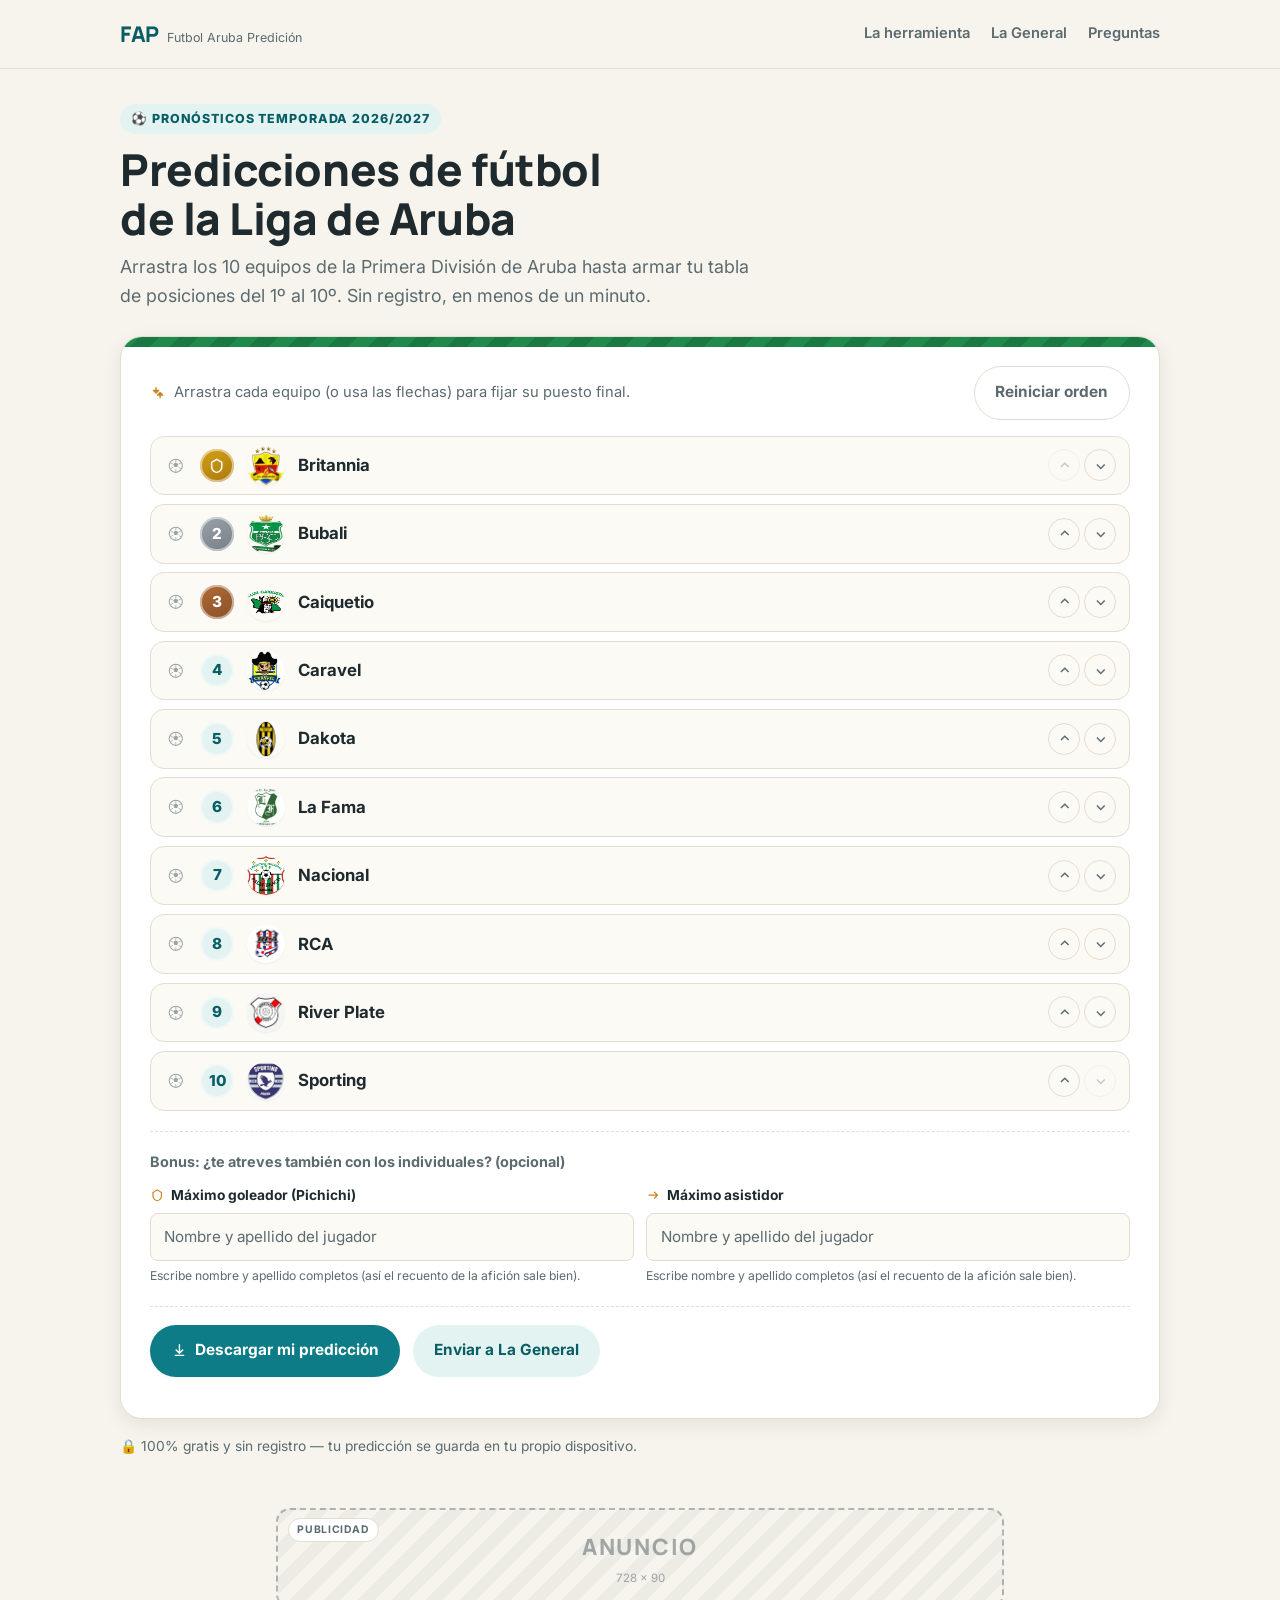
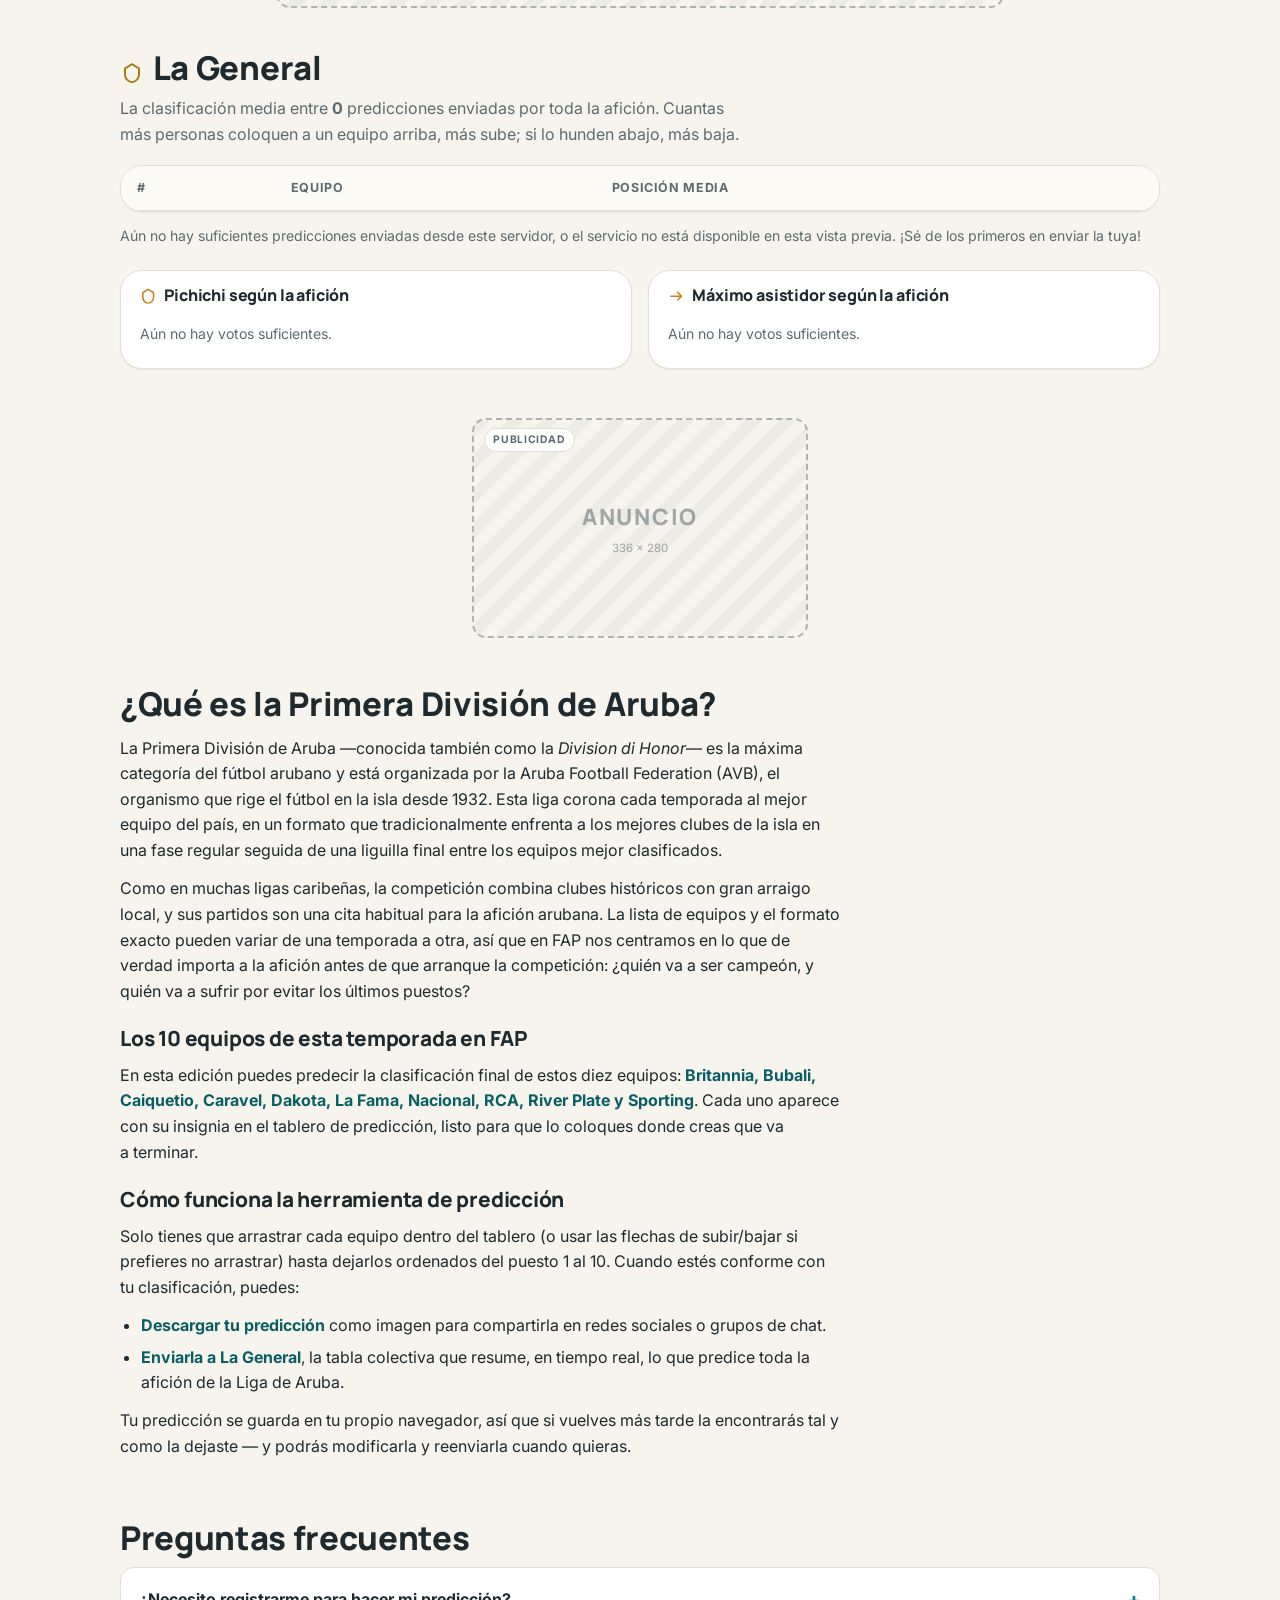
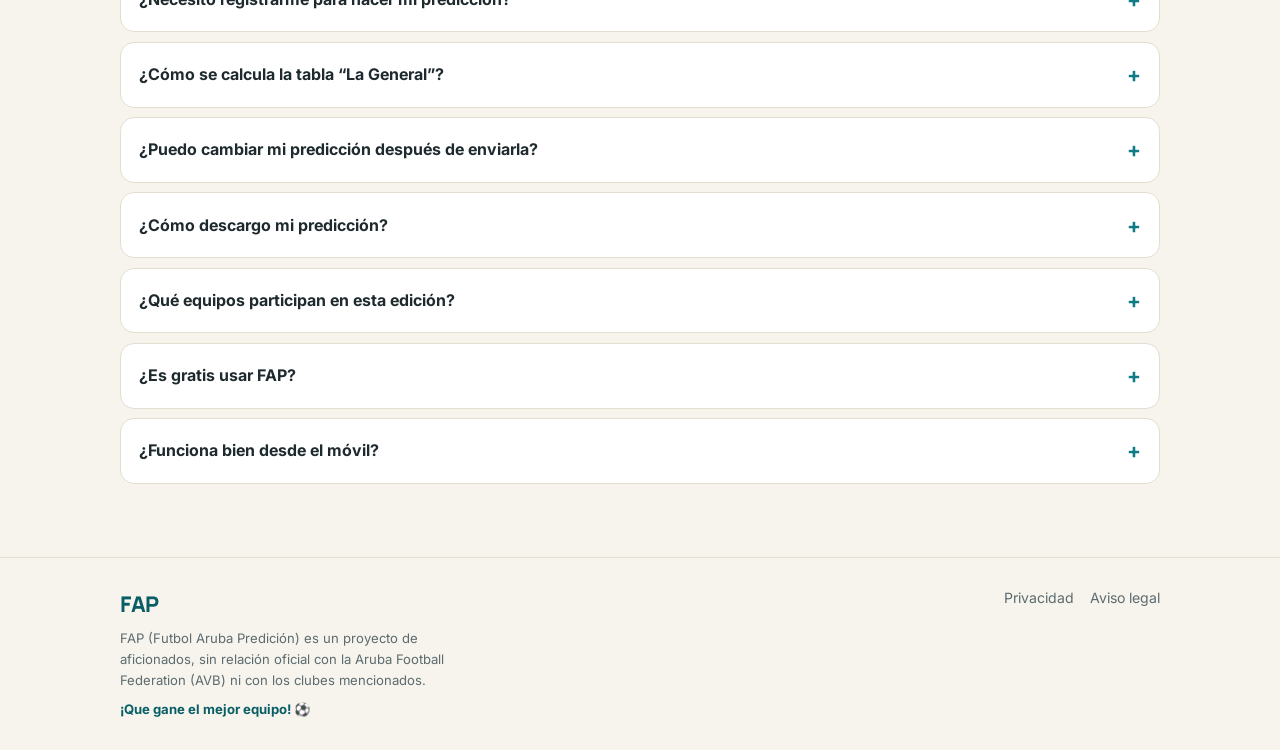
<file: index.html>
<!DOCTYPE html>
<html lang="es">
<head>
<meta charset="UTF-8">
<meta name="viewport" content="width=device-width, initial-scale=1">
<script async src="https://pagead2.googlesyndication.com/pagead/js/adsbygoogle.js?client=ca-pub-6910431708405140" crossorigin="anonymous"></script>
<title>Predicciones de Fútbol Aruba 2026/2027 | FAP</title>
<meta name="description" content="Haz tu predicción de la Primera División de Aruba: arrastra los 10 equipos, descarga tu clasificación y compárala con toda la afición en La General. Gratis y sin registro.">
<link rel="canonical" href="https://www.fap-aruba.com/">

<meta property="og:type" content="website">
<meta property="og:site_name" content="FAP · Futbol Aruba Predición">
<meta property="og:title" content="Predicciones de Fútbol Aruba 2026/2027 | FAP">
<meta property="og:description" content="Ordena los 10 equipos de la Liga de Aruba según tu predicción, descarga tu clasificación como imagen y compárala con la de toda la afición.">
<meta property="og:image" content="https://www.fap-aruba.com/assets/img/og-image.png">
<meta property="og:url" content="https://www.fap-aruba.com/">
<meta property="og:locale" content="es_ES">
<meta name="twitter:card" content="summary_large_image">
<meta name="twitter:title" content="Predicciones de Fútbol Aruba 2026/2027 | FAP">
<meta name="twitter:description" content="Ordena los 10 equipos de la Liga de Aruba según tu predicción y descubre qué opina toda la afición en La General.">
<meta name="twitter:image" content="https://www.fap-aruba.com/assets/img/og-image.png">

<link rel="icon" href="assets/favicon.svg" type="image/svg+xml">
<link rel="preconnect" href="https://fonts.googleapis.com">
<link rel="preconnect" href="https://fonts.gstatic.com" crossorigin>
<link rel="stylesheet" href="https://fonts.googleapis.com/css2?family=Manrope:wght@500;700;800&family=Inter:wght@400;500;600&display=swap">
<link rel="stylesheet" href="styles.css?v=20260819c">

<script type="application/ld+json">
{
  "@context": "https://schema.org",
  "@type": "WebApplication",
  "name": "FAP - Futbol Aruba Predición",
  "url": "https://www.fap-aruba.com/",
  "description": "Herramienta gratuita para predecir la clasificación final de la Primera División de Aruba, descargar tu pronóstico como imagen y ver la predicción media de toda la afición.",
  "applicationCategory": "SportsApplication",
  "operatingSystem": "Any",
  "offers": { "@type": "Offer", "price": "0", "priceCurrency": "EUR" },
  "inLanguage": "es"
}
</script>
<script type="application/ld+json">
{
  "@context": "https://schema.org",
  "@type": "FAQPage",
  "mainEntity": [
    {
      "@type": "Question",
      "name": "¿Necesito registrarme para hacer mi predicción?",
      "acceptedAnswer": { "@type": "Answer", "text": "No. FAP funciona sin cuentas ni registros: entras, ordenas los equipos y ya puedes descargar o enviar tu predicción." }
    },
    {
      "@type": "Question",
      "name": "¿Cómo se calcula la tabla La General?",
      "acceptedAnswer": { "@type": "Answer", "text": "Es la media de la posición que le ha dado cada persona a cada equipo en todas las predicciones enviadas, ordenada de menor a mayor media." }
    },
    {
      "@type": "Question",
      "name": "¿Puedo cambiar mi predicción después de enviarla?",
      "acceptedAnswer": { "@type": "Answer", "text": "Sí. Si vuelves a enviarla desde el mismo dispositivo, sustituye a la anterior en La General en lugar de sumarse como un voto nuevo." }
    },
    {
      "@type": "Question",
      "name": "¿Cómo descargo mi predicción?",
      "acceptedAnswer": { "@type": "Answer", "text": "Pulsa Descargar mi predicción y se genera automáticamente una imagen PNG con tu clasificación, lista para compartir." }
    },
    {
      "@type": "Question",
      "name": "¿Es gratis usar FAP?",
      "acceptedAnswer": { "@type": "Answer", "text": "Sí, la herramienta es completamente gratuita y no requiere descargar ninguna app." }
    }
  ]
}
</script>
</head>
<body>
<a class="skip-link" href="#herramienta">Saltar al contenido</a>

<header class="site-header">
  <div class="container header-inner">
    <a class="logo" href="/">
      <span class="logo-mark" aria-hidden="true">FAP</span>
      <span class="logo-sub">Futbol Aruba Predición</span>
    </a>
    <nav class="site-nav" aria-label="Navegación principal">
      <a href="#herramienta">La herramienta</a>
      <a href="#la-general">La General</a>
      <a href="#faq">Preguntas</a>
    </nav>
  </div>
</header>

<main>

  <section class="hero" id="herramienta">
    <div class="container">
      <span class="eyebrow">⚽ Pronósticos temporada 2026/2027</span>
      <h1>Predicciones de fútbol de la Liga de Aruba</h1>
      <p class="hero-sub">Arrastra los 10 equipos de la Primera División de Aruba hasta armar tu tabla de posiciones del 1º al 10º. Sin registro, en menos de un minuto.</p>

      <div class="tool-card" id="tool-card" data-state="idle">
        <div class="tool-card-top">
          <p class="tool-instructions">
            <svg class="icon" viewBox="0 0 24 24" aria-hidden="true"><path fill="currentColor" d="M9 3a1 1 0 0 0-1 1v3H5a1 1 0 0 0-.7 1.7l4 4a1 1 0 0 0 1.4 0l4-4A1 1 0 0 0 13 7h-3V4a1 1 0 0 0-1-1zm6 17a1 1 0 0 0 1-1v-3h3a1 1 0 0 0 .7-1.7l-4-4a1 1 0 0 0-1.4 0l-4 4a1 1 0 0 0 .7 1.7h3v3a1 1 0 0 0 1 1z"/></svg>
            Arrastra cada equipo (o usa las flechas) para fijar su puesto final.
          </p>
          <button type="button" class="btn btn-ghost" id="btn-reset" aria-label="Reiniciar el orden a la posición inicial">Reiniciar orden</button>
        </div>

        <ol class="ranking-board" id="ranking-board" aria-label="Tu predicción de clasificación">
          <!-- generado por main.js a partir de window.__BRAND__.teams; ver noscript debajo -->
        </ol>

        <noscript>
          <p class="notice">Esta herramienta necesita JavaScript activado para poder arrastrar y descargar tu predicción (y elegir tu Pichichi y máximo asistidor). Los equipos de la Primera División de Aruba son: Britannia, Bubali, Caiquetio, Caravel, Dakota, La Fama, Nacional, RCA, River Plate y Sporting.</p>
        </noscript>

        <div class="awards-inputs">
          <p class="awards-inputs-title">Bonus: ¿te atreves también con los individuales? (opcional)</p>
          <div class="awards-fields">
            <div class="award-field">
              <label for="input-top-scorer">
                <svg class="icon" viewBox="0 0 24 24" aria-hidden="true"><path fill="currentColor" d="M12 2 4 7v6c0 5 3.4 8.4 8 9 4.6-.6 8-4 8-9V7l-8-5zm0 2.3 6 3.7v5c0 4-2.6 6.7-6 7.3-3.4-.6-6-3.3-6-7.3V8l6-3.7z"/></svg>
                Máximo goleador (Pichichi)
              </label>
              <input type="text" id="input-top-scorer" maxlength="80" autocomplete="off" placeholder="Nombre y apellido del jugador">
              <span class="hint">Escribe nombre y apellido completos (así el recuento de la afición sale bien).</span>
            </div>
            <div class="award-field">
              <label for="input-top-assist">
                <svg class="icon" viewBox="0 0 24 24" aria-hidden="true"><path fill="currentColor" d="M4 12a1 1 0 0 1 1-1h11.6l-3.3-3.3a1 1 0 1 1 1.4-1.4l5 5a1 1 0 0 1 0 1.4l-5 5a1 1 0 0 1-1.4-1.4l3.3-3.3H5a1 1 0 0 1-1-1z"/></svg>
                Máximo asistidor
              </label>
              <input type="text" id="input-top-assist" maxlength="80" autocomplete="off" placeholder="Nombre y apellido del jugador">
              <span class="hint">Escribe nombre y apellido completos (así el recuento de la afición sale bien).</span>
            </div>
          </div>
        </div>

        <div class="tool-card-actions">
          <button type="button" class="btn btn-primary" id="btn-download">
            <svg class="icon" viewBox="0 0 24 24" aria-hidden="true"><path fill="currentColor" d="M12 3a1 1 0 0 1 1 1v9.6l2.9-2.9a1 1 0 1 1 1.4 1.4l-4.6 4.6a1 1 0 0 1-1.4 0L6.7 12.1a1 1 0 1 1 1.4-1.4l2.9 2.9V4a1 1 0 0 1 1-1zM5 19a1 1 0 0 1 1-1h12a1 1 0 1 1 0 2H6a1 1 0 0 1-1-1z"/></svg>
            Descargar mi predicción
          </button>
          <button type="button" class="btn btn-secondary" id="btn-submit">Enviar a La General</button>
          <p class="submit-status" id="submit-status" role="status" aria-live="polite"></p>
        </div>
      </div>

      <p class="privacy-badge">🔒 100% gratis y sin registro — tu predicción se guarda en tu propio dispositivo.</p>
    </div>
  </section>

  <!-- ANUNCIO: banner horizontal bajo la herramienta -->
  <div class="ad-wrap">
    <div class="ad-slot ad-leaderboard" aria-label="Espacio publicitario">
      <span class="ad-tag">Publicidad</span>
      <span class="ad-placeholder-text">ANUNCIO</span>
      <span class="ad-dims">728 × 90</span>
      <!-- PEGA AQUÍ TU CÓDIGO DE ADSENSE -->
    </div>
  </div>

  <section class="la-general" id="la-general">
    <div class="container">
      <div class="section-title-row">
        <svg class="icon" viewBox="0 0 24 24" aria-hidden="true"><path fill="currentColor" d="M12 2 4 7v6c0 5 3.4 8.4 8 9 4.6-.6 8-4 8-9V7l-8-5zm0 2.3 6 3.7v5c0 4-2.6 6.7-6 7.3-3.4-.6-6-3.3-6-7.3V8l6-3.7z"/></svg>
        <h2>La General</h2>
      </div>
      <p class="section-sub">La clasificación media entre <strong id="votos-count">…</strong> predicciones enviadas por toda la afición. Cuantas más personas coloquen a un equipo arriba, más sube; si lo hunden abajo, más baja.</p>

      <div class="general-table-wrap">
        <table class="general-table" id="general-table">
          <thead>
            <tr><th scope="col">#</th><th scope="col">Equipo</th><th scope="col">Posición media</th></tr>
          </thead>
          <tbody id="general-table-body">
            <tr><td colspan="3" class="general-loading">Cargando la predicción de la afición…</td></tr>
          </tbody>
        </table>
      </div>
      <p class="general-fallback" id="general-fallback" hidden>Aún no hay suficientes predicciones enviadas desde este servidor, o el servicio no está disponible en esta vista previa. ¡Sé de los primeros en enviar la tuya!</p>

      <div class="awards-grid">
        <div class="award-card">
          <h3>
            <svg class="icon" viewBox="0 0 24 24" aria-hidden="true"><path fill="currentColor" d="M12 2 4 7v6c0 5 3.4 8.4 8 9 4.6-.6 8-4 8-9V7l-8-5zm0 2.3 6 3.7v5c0 4-2.6 6.7-6 7.3-3.4-.6-6-3.3-6-7.3V8l6-3.7z"/></svg>
            Pichichi según la afición
          </h3>
          <div class="award-list" id="award-scorers">
            <p class="award-empty">Aún no hay votos suficientes.</p>
          </div>
        </div>
        <div class="award-card">
          <h3>
            <svg class="icon" viewBox="0 0 24 24" aria-hidden="true"><path fill="currentColor" d="M4 12a1 1 0 0 1 1-1h11.6l-3.3-3.3a1 1 0 1 1 1.4-1.4l5 5a1 1 0 0 1 0 1.4l-5 5a1 1 0 0 1-1.4-1.4l3.3-3.3H5a1 1 0 0 1-1-1z"/></svg>
            Máximo asistidor según la afición
          </h3>
          <div class="award-list" id="award-assists">
            <p class="award-empty">Aún no hay votos suficientes.</p>
          </div>
        </div>
      </div>
    </div>
  </section>

  <!-- ANUNCIO: banner a media página -->
  <div class="ad-wrap">
    <div class="ad-slot ad-rectangle" aria-label="Espacio publicitario">
      <span class="ad-tag">Publicidad</span>
      <span class="ad-placeholder-text">ANUNCIO</span>
      <span class="ad-dims">336 × 280</span>
      <!-- PEGA AQUÍ TU CÓDIGO DE ADSENSE -->
    </div>
  </div>

  <section class="content-seo">
    <div class="container prose">
      <h2>¿Qué es la Primera División de Aruba?</h2>
      <p>La Primera División de Aruba —conocida también como la <em>Division di Honor</em>— es la máxima categoría del fútbol arubano y está organizada por la Aruba Football Federation (AVB), el organismo que rige el fútbol en la isla desde 1932. Esta liga corona cada temporada al mejor equipo del país, en un formato que tradicionalmente enfrenta a los mejores clubes de la isla en una fase regular seguida de una liguilla final entre los equipos mejor clasificados.</p>
      <p>Como en muchas ligas caribeñas, la competición combina clubes históricos con gran arraigo local, y sus partidos son una cita habitual para la afición arubana. La lista de equipos y el formato exacto pueden variar de una temporada a otra, así que en FAP nos centramos en lo que de verdad importa a la afición antes de que arranque la competición: ¿quién va a ser campeón, y quién va a sufrir por evitar los últimos puestos?</p>

      <h3>Los 10 equipos de esta temporada en FAP</h3>
      <p>En esta edición puedes predecir la clasificación final de estos diez equipos: <strong>Britannia, Bubali, Caiquetio, Caravel, Dakota, La Fama, Nacional, RCA, River Plate y Sporting</strong>. Cada uno aparece con su insignia en el tablero de predicción, listo para que lo coloques donde creas que va a terminar.</p>

      <h3>Cómo funciona la herramienta de predicción</h3>
      <p>Solo tienes que arrastrar cada equipo dentro del tablero (o usar las flechas de subir/bajar si prefieres no arrastrar) hasta dejarlos ordenados del puesto 1 al 10. Cuando estés conforme con tu clasificación, puedes:</p>
      <ul>
        <li><strong>Descargar tu predicción</strong> como imagen para compartirla en redes sociales o grupos de chat.</li>
        <li><strong>Enviarla a La General</strong>, la tabla colectiva que resume, en tiempo real, lo que predice toda la afición de la Liga de Aruba.</li>
      </ul>
      <p>Tu predicción se guarda en tu propio navegador, así que si vuelves más tarde la encontrarás tal y como la dejaste — y podrás modificarla y reenviarla cuando quieras.</p>
    </div>
  </section>

  <section class="faq" id="faq">
    <div class="container">
      <h2>Preguntas frecuentes</h2>

      <details class="faq-item">
        <summary>¿Necesito registrarme para hacer mi predicción?</summary>
        <p>No. FAP funciona sin cuentas ni registros: entras, ordenas los equipos y ya puedes descargar o enviar tu predicción.</p>
      </details>
      <details class="faq-item">
        <summary>¿Cómo se calcula la tabla “La General”?</summary>
        <p>Es la media de la posición que le ha dado cada persona a cada equipo en todas las predicciones enviadas. Si mucha gente pone a un equipo primero, su media sube; si lo hunden al puesto 10, su media baja. La tabla se ordena de menor a mayor media.</p>
      </details>
      <details class="faq-item">
        <summary>¿Puedo cambiar mi predicción después de enviarla?</summary>
        <p>Sí. Si vuelves a enviar tu predicción desde el mismo dispositivo, se sustituye la anterior en “La General” en lugar de sumarse como un voto nuevo.</p>
      </details>
      <details class="faq-item">
        <summary>¿Cómo descargo mi predicción?</summary>
        <p>Pulsa “Descargar mi predicción” y se genera automáticamente una imagen PNG con tu clasificación, lista para compartir.</p>
      </details>
      <details class="faq-item">
        <summary>¿Qué equipos participan en esta edición?</summary>
        <p>Britannia, Bubali, Caiquetio, Caravel, Dakota, La Fama, Nacional, RCA, River Plate y Sporting.</p>
      </details>
      <details class="faq-item">
        <summary>¿Es gratis usar FAP?</summary>
        <p>Sí, la herramienta es completamente gratuita y no requiere descargar ninguna app.</p>
      </details>
      <details class="faq-item">
        <summary>¿Funciona bien desde el móvil?</summary>
        <p>Sí. El tablero de predicción está pensado para arrastrar los equipos también con el dedo, sin necesidad de ratón.</p>
      </details>
    </div>
  </section>

</main>

<footer class="site-footer">
  <div class="container footer-inner">
    <div>
      <span class="logo-mark" aria-hidden="true">FAP</span>
      <p class="footer-note">FAP (Futbol Aruba Predición) es un proyecto de aficionados, sin relación oficial con la Aruba Football Federation (AVB) ni con los clubes mencionados.</p>
      <p class="footer-tagline">¡Que gane el mejor equipo! ⚽</p>
    </div>
    <nav class="footer-nav" aria-label="Legal">
      <a href="privacidad.html">Privacidad</a>
      <a href="aviso-legal.html">Aviso legal</a>
    </nav>
  </div>
</footer>

<!-- ANUNCIO: notificación flotante de esquina -->
<aside class="ad-corner" id="ad-corner" hidden aria-label="Espacio publicitario">
  <button type="button" class="ad-corner-close" id="ad-corner-close" aria-label="Cerrar anuncio">✕</button>
  <span class="ad-tag">Publicidad</span>
  <span class="ad-placeholder-text">ANUNCIO</span>
  <!-- PEGA AQUÍ TU CÓDIGO DE ADSENSE -->
</aside>

<!-- ANUNCIO: pop-up al descargar -->
<dialog class="ad-dialog" id="ad-dialog">
  <button type="button" class="ad-dialog-close" id="ad-dialog-close" aria-label="Cerrar">✕</button>
  <p class="ad-dialog-title">Tu predicción se está descargando…</p>
  <div class="ad-slot ad-dialog-slot" aria-label="Espacio publicitario">
    <span class="ad-tag">Publicidad</span>
    <span class="ad-placeholder-text">ANUNCIO</span>
    <span class="ad-dims">300 × 250</span>
    <!-- PEGA AQUÍ TU CÓDIGO DE ADSENSE -->
  </div>
  <button type="button" class="btn btn-ghost ad-dialog-continue" id="ad-dialog-continue">Cerrar y seguir</button>
</dialog>

<canvas id="export-canvas" class="visually-hidden" aria-hidden="true"></canvas>

<script defer src="lib/vendor/html2canvas.min.js?v=20260819c"></script>
<script defer src="lib/manifest.js?v=20260819c"></script>
<script defer src="main.js?v=20260819c"></script>
</body>
</html>
</file>
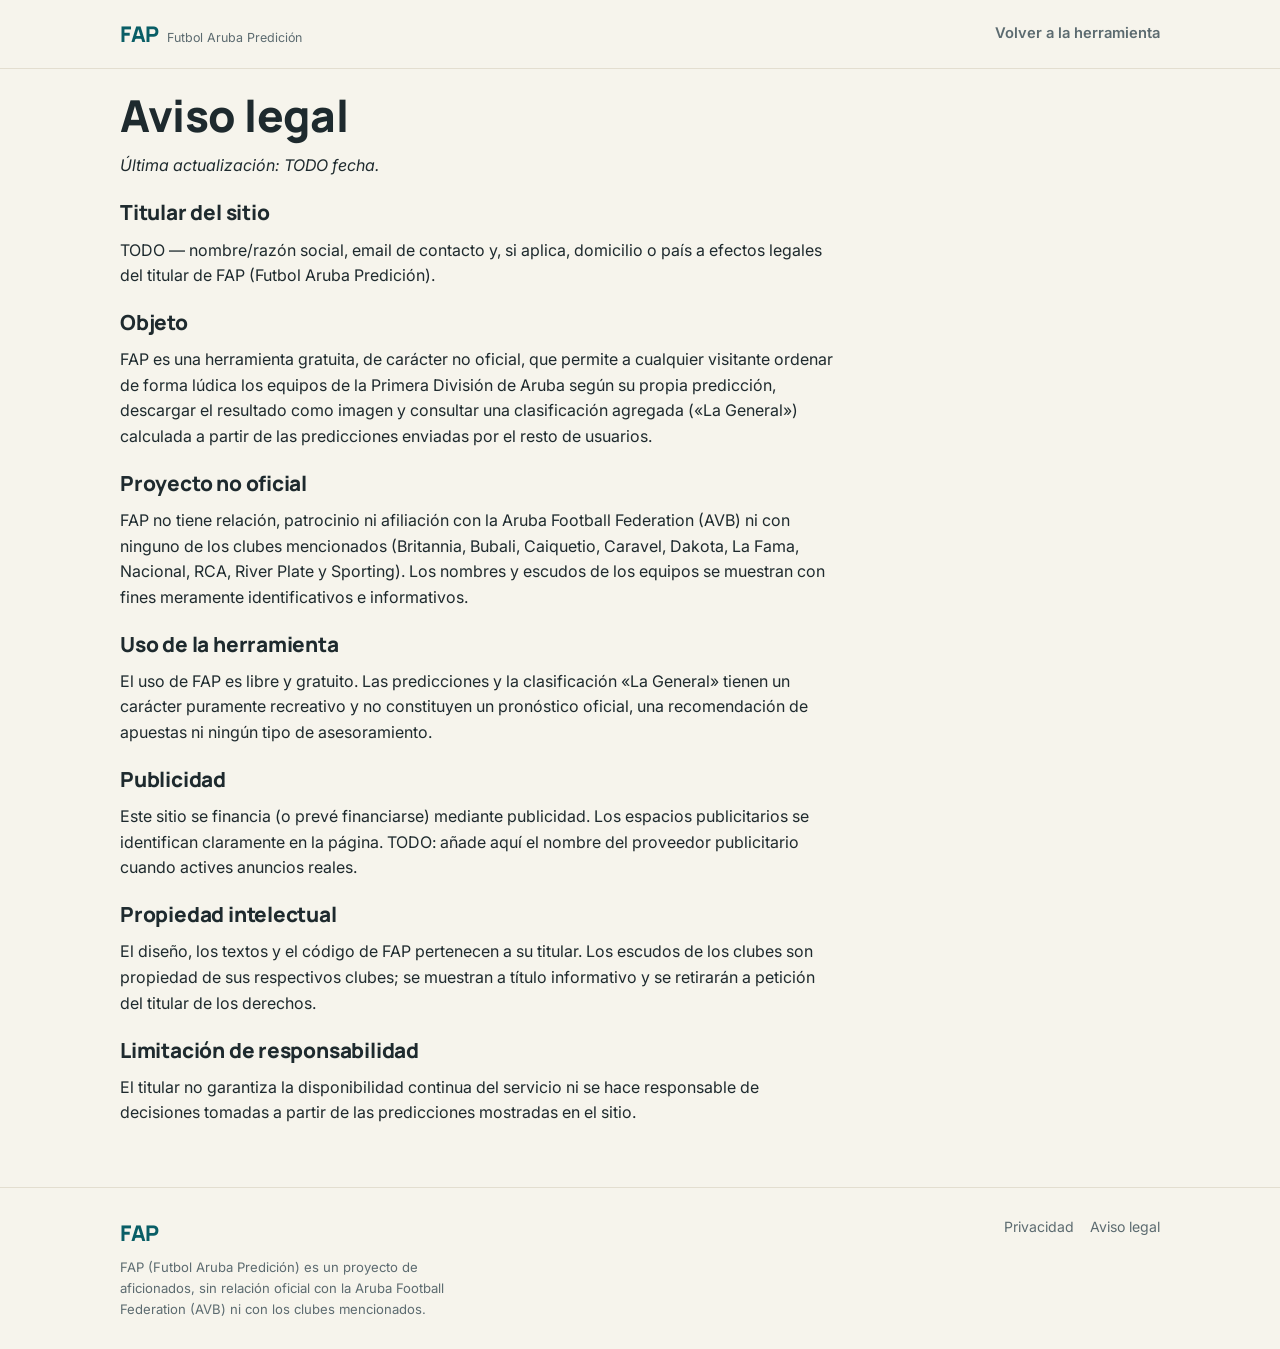
<file: aviso-legal.html>
<!DOCTYPE html>
<html lang="es">
<head>
<meta charset="UTF-8">
<meta name="viewport" content="width=device-width, initial-scale=1">
<script async src="https://pagead2.googlesyndication.com/pagead/js/adsbygoogle.js?client=ca-pub-6910431708405140" crossorigin="anonymous"></script>
<title>Aviso legal | FAP</title>
<meta name="description" content="Aviso legal de FAP - Futbol Aruba Predición.">
<meta name="robots" content="noindex">
<link rel="canonical" href="https://www.fap-aruba.com/aviso-legal.html">
<link rel="icon" href="assets/favicon.svg" type="image/svg+xml">
<link rel="preconnect" href="https://fonts.googleapis.com">
<link rel="preconnect" href="https://fonts.gstatic.com" crossorigin>
<link rel="stylesheet" href="https://fonts.googleapis.com/css2?family=Manrope:wght@500;700;800&family=Inter:wght@400;500;600&display=swap">
<link rel="stylesheet" href="styles.css?v=20260819c">
</head>
<body>
<a class="skip-link" href="#contenido">Saltar al contenido</a>

<header class="site-header">
  <div class="container header-inner">
    <a class="logo" href="/">
      <span class="logo-mark" aria-hidden="true">FAP</span>
      <span class="logo-sub">Futbol Aruba Predición</span>
    </a>
    <nav class="site-nav" aria-label="Navegación principal">
      <a href="/">Volver a la herramienta</a>
    </nav>
  </div>
</header>

<main>
  <section class="content-seo" id="contenido">
    <div class="container prose">
      <h1>Aviso legal</h1>
      <p><em>Última actualización: TODO fecha.</em></p>

      <h3>Titular del sitio</h3>
      <p>TODO — nombre/razón social, email de contacto y, si aplica, domicilio o país a efectos legales del titular de FAP (Futbol Aruba Predición).</p>

      <h3>Objeto</h3>
      <p>FAP es una herramienta gratuita, de carácter no oficial, que permite a cualquier visitante ordenar de forma lúdica los equipos de la Primera División de Aruba según su propia predicción, descargar el resultado como imagen y consultar una clasificación agregada («La General») calculada a partir de las predicciones enviadas por el resto de usuarios.</p>

      <h3>Proyecto no oficial</h3>
      <p>FAP no tiene relación, patrocinio ni afiliación con la Aruba Football Federation (AVB) ni con ninguno de los clubes mencionados (Britannia, Bubali, Caiquetio, Caravel, Dakota, La Fama, Nacional, RCA, River Plate y Sporting). Los nombres y escudos de los equipos se muestran con fines meramente identificativos e informativos.</p>

      <h3>Uso de la herramienta</h3>
      <p>El uso de FAP es libre y gratuito. Las predicciones y la clasificación «La General» tienen un carácter puramente recreativo y no constituyen un pronóstico oficial, una recomendación de apuestas ni ningún tipo de asesoramiento.</p>

      <h3>Publicidad</h3>
      <p>Este sitio se financia (o prevé financiarse) mediante publicidad. Los espacios publicitarios se identifican claramente en la página. TODO: añade aquí el nombre del proveedor publicitario cuando actives anuncios reales.</p>

      <h3>Propiedad intelectual</h3>
      <p>El diseño, los textos y el código de FAP pertenecen a su titular. Los escudos de los clubes son propiedad de sus respectivos clubes; se muestran a título informativo y se retirarán a petición del titular de los derechos.</p>

      <h3>Limitación de responsabilidad</h3>
      <p>El titular no garantiza la disponibilidad continua del servicio ni se hace responsable de decisiones tomadas a partir de las predicciones mostradas en el sitio.</p>
    </div>
  </section>
</main>

<footer class="site-footer">
  <div class="container footer-inner">
    <div>
      <span class="logo-mark" aria-hidden="true">FAP</span>
      <p class="footer-note">FAP (Futbol Aruba Predición) es un proyecto de aficionados, sin relación oficial con la Aruba Football Federation (AVB) ni con los clubes mencionados.</p>
    </div>
    <nav class="footer-nav" aria-label="Legal">
      <a href="privacidad.html">Privacidad</a>
      <a href="aviso-legal.html">Aviso legal</a>
    </nav>
  </div>
</footer>

<script defer src="lib/manifest.js?v=20260819c"></script>
</body>
</html>
</file>
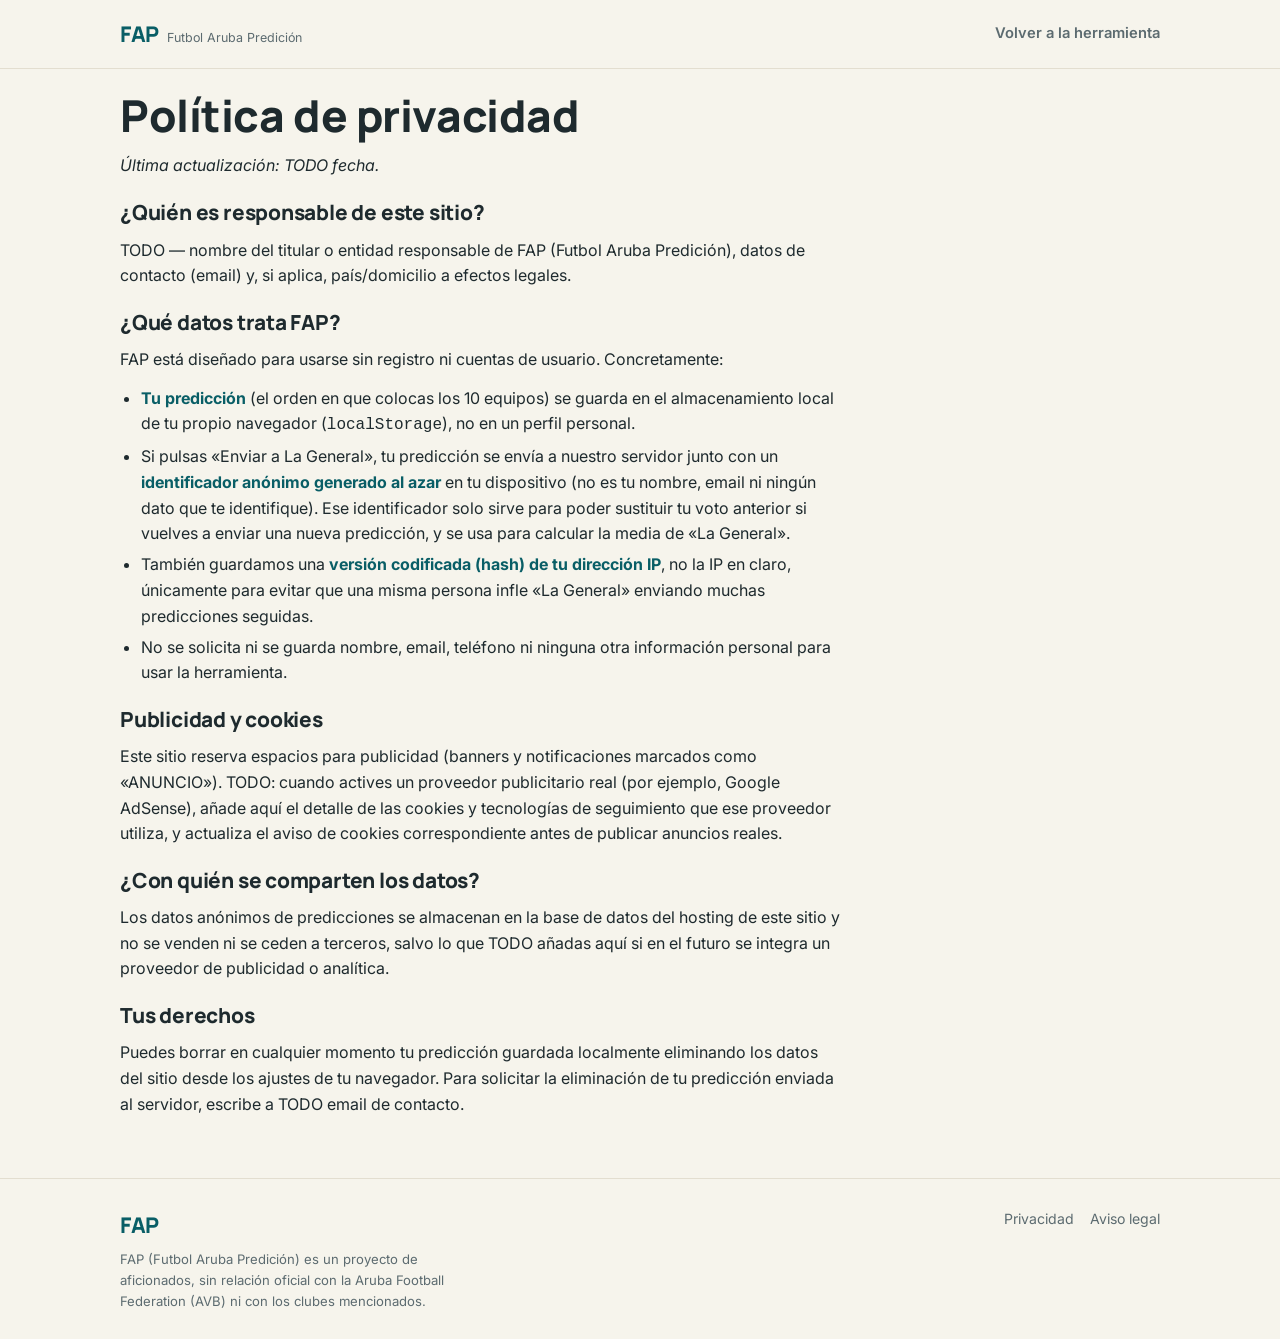
<file: privacidad.html>
<!DOCTYPE html>
<html lang="es">
<head>
<meta charset="UTF-8">
<meta name="viewport" content="width=device-width, initial-scale=1">
<script async src="https://pagead2.googlesyndication.com/pagead/js/adsbygoogle.js?client=ca-pub-6910431708405140" crossorigin="anonymous"></script>
<title>Política de privacidad | FAP</title>
<meta name="description" content="Política de privacidad de FAP - Futbol Aruba Predición.">
<meta name="robots" content="noindex">
<link rel="canonical" href="https://www.fap-aruba.com/privacidad.html">
<link rel="icon" href="assets/favicon.svg" type="image/svg+xml">
<link rel="preconnect" href="https://fonts.googleapis.com">
<link rel="preconnect" href="https://fonts.gstatic.com" crossorigin>
<link rel="stylesheet" href="https://fonts.googleapis.com/css2?family=Manrope:wght@500;700;800&family=Inter:wght@400;500;600&display=swap">
<link rel="stylesheet" href="styles.css?v=20260819c">
</head>
<body>
<a class="skip-link" href="#contenido">Saltar al contenido</a>

<header class="site-header">
  <div class="container header-inner">
    <a class="logo" href="/">
      <span class="logo-mark" aria-hidden="true">FAP</span>
      <span class="logo-sub">Futbol Aruba Predición</span>
    </a>
    <nav class="site-nav" aria-label="Navegación principal">
      <a href="/">Volver a la herramienta</a>
    </nav>
  </div>
</header>

<main>
  <section class="content-seo" id="contenido">
    <div class="container prose">
      <h1>Política de privacidad</h1>
      <p><em>Última actualización: TODO fecha.</em></p>

      <h3>¿Quién es responsable de este sitio?</h3>
      <p>TODO — nombre del titular o entidad responsable de FAP (Futbol Aruba Predición), datos de contacto (email) y, si aplica, país/domicilio a efectos legales.</p>

      <h3>¿Qué datos trata FAP?</h3>
      <p>FAP está diseñado para usarse sin registro ni cuentas de usuario. Concretamente:</p>
      <ul>
        <li><strong>Tu predicción</strong> (el orden en que colocas los 10 equipos) se guarda en el almacenamiento local de tu propio navegador (<code>localStorage</code>), no en un perfil personal.</li>
        <li>Si pulsas «Enviar a La General», tu predicción se envía a nuestro servidor junto con un <strong>identificador anónimo generado al azar</strong> en tu dispositivo (no es tu nombre, email ni ningún dato que te identifique). Ese identificador solo sirve para poder sustituir tu voto anterior si vuelves a enviar una nueva predicción, y se usa para calcular la media de «La General».</li>
        <li>También guardamos una <strong>versión codificada (hash) de tu dirección IP</strong>, no la IP en claro, únicamente para evitar que una misma persona infle «La General» enviando muchas predicciones seguidas.</li>
        <li>No se solicita ni se guarda nombre, email, teléfono ni ninguna otra información personal para usar la herramienta.</li>
      </ul>

      <h3>Publicidad y cookies</h3>
      <p>Este sitio reserva espacios para publicidad (banners y notificaciones marcados como «ANUNCIO»). TODO: cuando actives un proveedor publicitario real (por ejemplo, Google AdSense), añade aquí el detalle de las cookies y tecnologías de seguimiento que ese proveedor utiliza, y actualiza el aviso de cookies correspondiente antes de publicar anuncios reales.</p>

      <h3>¿Con quién se comparten los datos?</h3>
      <p>Los datos anónimos de predicciones se almacenan en la base de datos del hosting de este sitio y no se venden ni se ceden a terceros, salvo lo que TODO añadas aquí si en el futuro se integra un proveedor de publicidad o analítica.</p>

      <h3>Tus derechos</h3>
      <p>Puedes borrar en cualquier momento tu predicción guardada localmente eliminando los datos del sitio desde los ajustes de tu navegador. Para solicitar la eliminación de tu predicción enviada al servidor, escribe a TODO email de contacto.</p>
    </div>
  </section>
</main>

<footer class="site-footer">
  <div class="container footer-inner">
    <div>
      <span class="logo-mark" aria-hidden="true">FAP</span>
      <p class="footer-note">FAP (Futbol Aruba Predición) es un proyecto de aficionados, sin relación oficial con la Aruba Football Federation (AVB) ni con los clubes mencionados.</p>
    </div>
    <nav class="footer-nav" aria-label="Legal">
      <a href="privacidad.html">Privacidad</a>
      <a href="aviso-legal.html">Aviso legal</a>
    </nav>
  </div>
</footer>

<script defer src="lib/manifest.js?v=20260819c"></script>
</body>
</html>
</file>
<file: styles.css>
/* =============================================================
   1. Tokens
   ============================================================= */
:root {
  --bg: #f6f4ec;
  --surface: #ffffff;
  --surface-2: #fbfaf5;
  --text: #1e2a2e;
  --text-muted: #5c6b70;
  --border: #e3ded0;

  --primary: #0e7c86;
  --primary-dark: #095e66;
  --primary-light: #e3f3f2;
  --accent: #f0a63d;
  --accent-dark: #c9821f;
  --danger: #d1495b;
  --success: #1c8a5c;

  --pitch-a: #1f8a4c;
  --pitch-b: #1a7943;
  --gold: #d4a017;
  --gold-dark: #a97b0f;
  --silver: #9aa3ab;
  --silver-dark: #767f86;
  --bronze: #b06a35;
  --bronze-dark: #8a5228;

  --cream: #fffdf7;

  --sans: "Inter", system-ui, -apple-system, "Segoe UI", sans-serif;
  --display: "Manrope", var(--sans);

  --radius-sm: 8px;
  --radius: 14px;
  --radius-lg: 22px;

  --shadow-sm: 0 1px 2px rgba(20, 30, 30, 0.06);
  --shadow: 0 6px 20px rgba(20, 40, 40, 0.08);
  --shadow-lg: 0 20px 50px rgba(10, 30, 30, 0.16);

  --ease-out: cubic-bezier(0.16, 1, 0.3, 1);
  --ease-bounce: cubic-bezier(0.34, 1.56, 0.64, 1);

  --header-h: 68px;
}

@media (prefers-color-scheme: dark) {
  :root {
    --bg: #0f1a1c;
    --surface: #16262a;
    --surface-2: #1b2c30;
    --text: #eef4f2;
    --text-muted: #a7b7ba;
    --border: #24393e;
    --primary: #22a6ac;
    --primary-dark: #1a8489;
    --primary-light: #16343a;
    --cream: #16262a;
    --shadow-sm: 0 1px 2px rgba(0, 0, 0, 0.3);
    --shadow: 0 6px 20px rgba(0, 0, 0, 0.35);
    --shadow-lg: 0 20px 50px rgba(0, 0, 0, 0.5);
  }
}

/* =============================================================
   2. Reset & base
   ============================================================= */
*, *::before, *::after { box-sizing: border-box; margin: 0; }
html { -webkit-text-size-adjust: 100%; tab-size: 2; scroll-behavior: smooth; }
@media (prefers-reduced-motion: reduce) { html { scroll-behavior: auto; } }

body {
  font-family: var(--sans);
  font-size: 16px;
  line-height: 1.6;
  color: var(--text);
  background: var(--bg);
  -webkit-font-smoothing: antialiased;
  text-rendering: optimizeLegibility;
  overflow-x: clip;
  overscroll-behavior-y: none;
}

img, svg, video { display: block; max-width: 100%; }
img { height: auto; }
button { font: inherit; color: inherit; cursor: pointer; border: 0; background: none; }
a { color: inherit; text-decoration: none; }
p { text-wrap: pretty; }
h1, h2, h3, h4 { font-family: var(--display); text-wrap: balance; line-height: 1.12; letter-spacing: -0.01em; font-weight: 800; }
ul, ol { padding: 0; list-style: none; }
::selection { background: var(--accent); color: #fff; }

:focus-visible {
  outline: 2px solid var(--primary);
  outline-offset: 3px;
  border-radius: 4px;
}

/* =============================================================
   3. Utilities
   ============================================================= */
.container { width: 100%; max-width: 1080px; margin-inline: auto; padding-inline: 1.25rem; }
.visually-hidden { position: absolute !important; width: 1px; height: 1px; overflow: hidden; clip: rect(0 0 0 0); white-space: nowrap; }

.skip-link {
  position: fixed; top: -100px; left: 1rem;
  padding: .6rem 1rem; background: var(--text); color: var(--cream);
  z-index: 9999; border-radius: 8px; font-weight: 600;
  transition: top .2s var(--ease-out);
}
.skip-link:focus { top: 1rem; }

.icon { width: 1.1em; height: 1.1em; flex: none; }

/* =============================================================
   4. Typography
   ============================================================= */
h1 { font-size: clamp(1.9rem, 4.6vw, 2.75rem); max-width: 20ch; }
h2 { font-size: clamp(1.5rem, 3.4vw, 2.05rem); margin-bottom: .6rem; }
h3 { font-size: clamp(1.1rem, 2.2vw, 1.3rem); margin-block: 1.4rem .5rem; }
.section-sub { color: var(--text-muted); max-width: 62ch; }

/* =============================================================
   5. Components
   ============================================================= */
.btn {
  display: inline-flex; align-items: center; justify-content: center; gap: .5rem;
  padding: .85rem 1.3rem;
  border-radius: 999px;
  font-weight: 700;
  font-size: .96rem;
  transition: transform .18s var(--ease-out), box-shadow .18s var(--ease-out), background .18s var(--ease-out);
  white-space: nowrap;
}
.btn:active { transform: scale(.97); }

.btn-primary { background: var(--primary); color: #fff; box-shadow: var(--shadow-sm); }
.btn-primary:hover { background: var(--primary-dark); box-shadow: var(--shadow); }

.btn-secondary { background: var(--primary-light); color: var(--primary-dark); }
.btn-secondary:hover { background: var(--border); }

.btn-ghost { background: transparent; color: var(--text-muted); border: 1px solid var(--border); }
.btn-ghost:hover { color: var(--text); border-color: var(--text-muted); }

/* =============================================================
   6. Header
   ============================================================= */
.site-header {
  position: sticky; top: 0; z-index: 40;
  background: color-mix(in srgb, var(--bg) 88%, transparent);
  backdrop-filter: blur(10px);
  border-bottom: 1px solid var(--border);
}
.header-inner { display: flex; align-items: center; justify-content: space-between; min-height: var(--header-h); gap: 1rem; }
.logo { display: flex; align-items: baseline; gap: .5rem; }
.logo-mark { font-family: var(--display); font-weight: 800; font-size: 1.35rem; color: var(--primary-dark); letter-spacing: -.02em; }
.logo-sub { font-size: .78rem; color: var(--text-muted); display: none; }
@media (min-width: 540px) { .logo-sub { display: inline; } }

.site-nav { display: flex; gap: 1.3rem; font-weight: 600; font-size: .92rem; }
.site-nav a { color: var(--text-muted); transition: color .15s var(--ease-out); }
.site-nav a:hover { color: var(--primary-dark); }

/* =============================================================
   7. Hero + tool card
   ============================================================= */
.hero { padding-block: 2.2rem 1.5rem; }
.hero-sub { margin-top: .6rem; color: var(--text-muted); max-width: 58ch; font-size: 1.05rem; }

.tool-card {
  position: relative;
  margin-top: 1.6rem;
  background: var(--surface);
  border: 1px solid var(--border);
  border-radius: var(--radius-lg);
  padding: 1.4rem;
  padding-top: calc(1.4rem + 10px);
  box-shadow: var(--shadow);
  overflow: hidden;
}
.tool-card::before {
  content: "";
  position: absolute;
  top: 0; left: 0; right: 0;
  height: 10px;
  background: repeating-linear-gradient(
    -45deg, var(--pitch-a) 0 14px, var(--pitch-b) 14px 28px
  );
}

.eyebrow {
  display: inline-flex; align-items: center; gap: .4rem;
  font-size: .78rem; font-weight: 800; letter-spacing: .07em; text-transform: uppercase;
  color: var(--primary-dark);
  background: var(--primary-light);
  padding: .3rem .7rem; border-radius: 999px;
  margin-bottom: .7rem;
}

.tool-card-top {
  display: flex; align-items: center; justify-content: space-between; gap: 1rem;
  margin-bottom: 1rem; flex-wrap: wrap;
}
.tool-instructions { display: flex; align-items: center; gap: .5rem; color: var(--text-muted); font-size: .92rem; }
.tool-instructions .icon { color: var(--accent-dark); }

.ranking-board { display: flex; flex-direction: column; gap: .55rem; touch-action: none; }

.rank-item {
  display: flex; align-items: center; gap: .8rem;
  background: var(--surface-2);
  border: 1px solid var(--border);
  border-radius: var(--radius);
  padding: .6rem .8rem;
  cursor: grab;
  user-select: none;
  position: relative;
  transition: box-shadow .18s var(--ease-out), background .18s var(--ease-out);
}
.rank-item:active { cursor: grabbing; }
.rank-item.is-dragging {
  box-shadow: var(--shadow-lg);
  background: var(--surface);
  z-index: 5;
  cursor: grabbing;
}

.rank-pos {
  flex: none;
  width: 2.1rem; height: 2.1rem;
  border-radius: 50%;
  background: var(--primary-light);
  color: var(--primary-dark);
  display: flex; align-items: center; justify-content: center;
  font-weight: 800; font-size: .95rem;
  box-shadow: inset 0 0 0 2px rgba(255,255,255,.5);
}
.rank-item:nth-child(1) .rank-pos { background: linear-gradient(155deg, var(--gold), var(--gold-dark)); color: #fff; }
.rank-item:nth-child(2) .rank-pos { background: linear-gradient(155deg, var(--silver), var(--silver-dark)); color: #fff; }
.rank-item:nth-child(3) .rank-pos { background: linear-gradient(155deg, var(--bronze), var(--bronze-dark)); color: #fff; }
.rank-pos .icon { width: 1.15em; height: 1.15em; }

.rank-badge { flex: none; width: 2.4rem; height: 2.4rem; border-radius: 50%; overflow: hidden; box-shadow: var(--shadow-sm); }
.rank-badge img { width: 100%; height: 100%; }

.rank-name { flex: 1; font-weight: 700; font-size: 1rem; }

.rank-controls { display: flex; gap: .25rem; flex: none; }
.rank-btn {
  width: 2rem; height: 2rem; border-radius: 50%;
  display: flex; align-items: center; justify-content: center;
  color: var(--text-muted); border: 1px solid var(--border);
  transition: background .15s var(--ease-out), color .15s var(--ease-out);
}
.rank-btn:hover:not(:disabled) { background: var(--primary-light); color: var(--primary-dark); }
.rank-btn:disabled { opacity: .35; cursor: not-allowed; }

.drag-handle { flex: none; color: var(--text-muted); opacity: .6; touch-action: none; padding: .2rem; }

.notice {
  background: var(--primary-light); color: var(--primary-dark);
  border-radius: var(--radius); padding: 1rem; font-size: .92rem;
}

.awards-inputs {
  margin-top: 1.3rem; padding-top: 1.1rem; border-top: 1px dashed var(--border);
}
.awards-inputs-title { font-size: .9rem; font-weight: 700; color: var(--text-muted); margin-bottom: .7rem; }
.awards-fields { display: grid; gap: .8rem; grid-template-columns: 1fr; }
@media (min-width: 540px) { .awards-fields { grid-template-columns: 1fr 1fr; } }
.award-field label {
  display: flex; align-items: center; gap: .4rem;
  font-size: .86rem; font-weight: 700; margin-bottom: .4rem;
}
.award-field label .icon { width: 1.05em; height: 1.05em; color: var(--accent-dark); }
.award-field input[type="text"] {
  width: 100%; padding: .7rem .85rem;
  border: 1px solid var(--border); border-radius: var(--radius-sm);
  background: var(--surface-2); color: var(--text);
  font: inherit; font-size: .95rem;
  transition: border-color .15s var(--ease-out), background .15s var(--ease-out);
}
.award-field input[type="text"]:focus { outline: none; border-color: var(--primary); background: var(--surface); }
.award-field input[type="text"]::placeholder { color: var(--text-muted); }
.award-field .hint { display: block; margin-top: .3rem; font-size: .76rem; color: var(--text-muted); }

.tool-card-actions {
  margin-top: 1.3rem; padding-top: 1.1rem; border-top: 1px dashed var(--border);
  display: flex; flex-wrap: wrap; align-items: center; gap: .8rem;
}
.submit-status { font-size: .88rem; color: var(--text-muted); flex-basis: 100%; }
.submit-status[data-tone="ok"] { color: var(--success); }
.submit-status[data-tone="warn"] { color: var(--accent-dark); }
.submit-status[data-tone="error"] { color: var(--danger); }

.privacy-badge {
  margin-top: 1rem; font-size: .86rem; color: var(--text-muted);
  display: inline-flex; align-items: center; gap: .4rem;
}

/* =============================================================
   8. Ad slots (placeholders only)
   ============================================================= */
.ad-wrap { padding-block: 1.6rem; }
.ad-slot {
  position: relative;
  margin-inline: auto;
  width: 100%;
  border: 2px dashed color-mix(in srgb, var(--text-muted) 45%, transparent);
  border-radius: var(--radius);
  background: repeating-linear-gradient(
    135deg, color-mix(in srgb, var(--text-muted) 6%, transparent) 0 12px,
    transparent 12px 24px
  );
  display: flex; flex-direction: column; align-items: center; justify-content: center; gap: .3rem;
  color: var(--text-muted);
  text-align: center;
}
.ad-leaderboard { max-width: 728px; min-height: 90px; }
.ad-rectangle { max-width: 336px; min-height: 220px; }
.ad-tag {
  position: absolute; top: .5rem; left: .6rem;
  font-size: .65rem; font-weight: 700; letter-spacing: .06em; text-transform: uppercase;
  background: var(--surface); border: 1px solid var(--border); border-radius: 999px;
  padding: .15rem .55rem; color: var(--text-muted);
}
.ad-placeholder-text { font-family: var(--display); font-weight: 800; font-size: 1.4rem; letter-spacing: .08em; opacity: .55; }
.ad-dims { font-size: .72rem; opacity: .55; }

/* Corner ad notification */
.ad-corner {
  position: fixed; right: 1rem; bottom: 1rem; z-index: 60;
  width: min(260px, calc(100vw - 2rem));
  background: var(--surface);
  border: 2px dashed color-mix(in srgb, var(--text-muted) 45%, transparent);
  border-radius: var(--radius);
  box-shadow: var(--shadow-lg);
  padding: 1.6rem 1rem 1rem;
  display: flex; flex-direction: column; align-items: center; gap: .3rem;
  color: var(--text-muted); text-align: center;
  opacity: 0; transform: translateY(12px);
  transition: opacity .3s var(--ease-out), transform .3s var(--ease-out);
}
.ad-corner.is-visible { opacity: 1; transform: translateY(0); }
.ad-corner-close {
  position: absolute; top: .4rem; right: .4rem;
  width: 1.6rem; height: 1.6rem; border-radius: 50%;
  display: flex; align-items: center; justify-content: center;
  background: var(--surface-2); color: var(--text-muted); font-size: .8rem;
}
.ad-corner-close:hover { background: var(--border); color: var(--text); }

/* Download interstitial dialog */
.ad-dialog {
  border: none; border-radius: var(--radius-lg);
  padding: 1.4rem; width: min(360px, calc(100vw - 2.5rem));
  box-shadow: var(--shadow-lg); background: var(--surface); color: var(--text);
  position: relative;
}
.ad-dialog::backdrop { background: rgba(10, 20, 20, 0.55); backdrop-filter: blur(2px); }
.ad-dialog-title { font-weight: 700; margin-bottom: 1rem; padding-right: 1.6rem; }
.ad-dialog-close {
  position: absolute; top: .8rem; right: .8rem;
  width: 1.8rem; height: 1.8rem; border-radius: 50%;
  display: flex; align-items: center; justify-content: center;
  background: var(--surface-2); color: var(--text-muted);
}
.ad-dialog-close:hover { background: var(--border); color: var(--text); }
.ad-dialog-slot { min-height: 200px; margin-block: .2rem 1.1rem; }
.ad-dialog-continue { width: 100%; }

/* =============================================================
   9. La General
   ============================================================= */
.la-general { padding-block: 1rem 1.5rem; }
.general-table-wrap {
  margin-top: 1.1rem; overflow-x: auto;
  border: 1px solid var(--border); border-radius: var(--radius-lg);
  background: var(--surface); box-shadow: var(--shadow-sm);
}
.general-table { width: 100%; border-collapse: collapse; min-width: 420px; }
.general-table th, .general-table td { padding: .75rem 1rem; text-align: left; border-bottom: 1px solid var(--border); }
.general-table thead th { font-size: .78rem; text-transform: uppercase; letter-spacing: .05em; color: var(--text-muted); background: var(--surface-2); }
.general-table tbody tr:last-child td { border-bottom: none; }
.general-table .g-team { display: flex; align-items: center; gap: .6rem; font-weight: 700; }
.general-table .g-badge { width: 1.9rem; height: 1.9rem; border-radius: 50%; flex: none; }
.general-loading, .general-error { text-align: center; color: var(--text-muted); padding: 1.4rem !important; }
.general-fallback { margin-top: .8rem; font-size: .88rem; color: var(--text-muted); }

.g-pos {
  display: inline-flex; align-items: center; justify-content: center;
  width: 1.8rem; height: 1.8rem; border-radius: 50%;
  background: var(--primary-light); color: var(--primary-dark);
  font-weight: 800; font-size: .82rem;
}
.g-pos.medal-1 { background: linear-gradient(155deg, var(--gold), var(--gold-dark)); color: #fff; }
.g-pos.medal-2 { background: linear-gradient(155deg, var(--silver), var(--silver-dark)); color: #fff; }
.g-pos.medal-3 { background: linear-gradient(155deg, var(--bronze), var(--bronze-dark)); color: #fff; }
.g-pos .icon { width: 1.05em; height: 1.05em; }

.section-title-row { display: flex; align-items: center; gap: .55rem; }
.section-title-row .icon { width: 1.5rem; height: 1.5rem; color: var(--gold-dark); flex: none; }

.awards-grid {
  display: grid; gap: 1rem; margin-top: 1.4rem;
  grid-template-columns: 1fr;
}
@media (min-width: 720px) { .awards-grid { grid-template-columns: 1fr 1fr; } }
.award-card {
  background: var(--surface); border: 1px solid var(--border); border-radius: var(--radius-lg);
  padding: 1rem 1.1rem; box-shadow: var(--shadow-sm);
}
.award-card h3 { display: flex; align-items: center; gap: .45rem; margin: 0 0 .7rem; font-size: 1rem; }
.award-card h3 .icon { width: 1.15em; height: 1.15em; color: var(--accent-dark); }
.award-list { display: flex; flex-direction: column; gap: .45rem; }
.award-row { display: flex; align-items: center; justify-content: space-between; gap: .6rem; padding: .5rem .65rem; border-radius: var(--radius-sm); background: var(--surface-2); font-size: .92rem; }
.award-row .award-name { font-weight: 700; }
.award-row .award-votes { color: var(--text-muted); font-size: .82rem; white-space: nowrap; }
.award-empty { color: var(--text-muted); font-size: .88rem; padding: .4rem .1rem; }

/* =============================================================
   10. Content / prose
   ============================================================= */
.content-seo { padding-block: 1.4rem 2rem; }
.prose p { margin-block: .8rem; max-width: 72ch; color: var(--text); }
.prose ul { list-style: disc; padding-left: 1.3rem; max-width: 72ch; }
.prose li { margin-block: .35rem; }
.prose strong { color: var(--primary-dark); }

/* =============================================================
   11. FAQ
   ============================================================= */
.faq { padding-block: 1rem 3rem; }
.faq-item {
  background: var(--surface); border: 1px solid var(--border); border-radius: var(--radius);
  padding: .95rem 1.1rem; margin-block: .6rem;
}
.faq-item summary { font-weight: 700; cursor: pointer; list-style: none; display: flex; align-items: center; justify-content: space-between; gap: 1rem; }
.faq-item summary::-webkit-details-marker { display: none; }
.faq-item summary::after { content: "+"; font-size: 1.3rem; color: var(--primary); flex: none; }
.faq-item[open] summary::after { content: "−"; }
.faq-item p { margin-top: .6rem; color: var(--text-muted); }

/* =============================================================
   12. Footer
   ============================================================= */
.site-footer { border-top: 1px solid var(--border); padding-block: 1.8rem; margin-top: 1rem; }
.footer-inner { display: flex; flex-wrap: wrap; gap: 1.2rem; align-items: flex-start; justify-content: space-between; }
.footer-note { margin-top: .4rem; max-width: 46ch; font-size: .82rem; color: var(--text-muted); }
.footer-tagline { margin-top: .5rem; font-size: .82rem; font-weight: 700; color: var(--primary-dark); }
.footer-nav { display: flex; gap: 1rem; font-size: .88rem; color: var(--text-muted); }
.footer-nav a:hover { color: var(--primary-dark); }

/* =============================================================
   13. Responsive
   ============================================================= */
@media (min-width: 540px) {
  .tool-card { padding: 1.8rem; }
}
@media (min-width: 720px) {
  .rank-name { font-size: 1.05rem; }
  .ad-leaderboard { min-height: 100px; }
}
@media (min-width: 960px) {
  .hero-sub { font-size: 1.12rem; }
}

/* =============================================================
   14. Reduced motion (only intrusive effects)
   ============================================================= */
@media (prefers-reduced-motion: reduce) {
  .ad-corner { transition: none; }
}

/* =============================================================
   15. Export card (offscreen template rendered to PNG)
   ============================================================= */
.export-card {
  position: fixed; top: 0; left: -9999px;
  width: 480px;
  background: #ffffff;
  color: #1e2a2e;
  padding: 2rem;
  border-radius: 20px;
  font-family: var(--sans);
}
.export-head { display: flex; align-items: baseline; gap: .5rem; margin-bottom: 1.1rem; }
.export-logo { font-family: var(--display); font-weight: 800; font-size: 1.5rem; color: var(--primary-dark); }
.export-tag { font-size: .82rem; color: #5c6b70; }
.export-title { font-family: var(--display); font-weight: 800; font-size: 1.25rem; margin-bottom: 1.2rem; color: #1e2a2e; }
.export-list { display: flex; flex-direction: column; gap: .55rem; }
.export-row { display: flex; align-items: center; gap: .8rem; padding: .5rem .6rem; border-bottom: 1px solid #ece6d6; }
.export-row:last-child { border-bottom: none; }
.export-pos {
  flex: none; width: 1.9rem; height: 1.9rem; border-radius: 50%;
  background: var(--primary-light); color: var(--primary-dark);
  display: flex; align-items: center; justify-content: center; font-weight: 800; font-size: .88rem;
}
.export-row:nth-child(1) .export-pos { background: linear-gradient(155deg, var(--gold), var(--gold-dark)); color: #fff; }
.export-row:nth-child(2) .export-pos { background: linear-gradient(155deg, var(--silver), var(--silver-dark)); color: #fff; }
.export-row:nth-child(3) .export-pos { background: linear-gradient(155deg, var(--bronze), var(--bronze-dark)); color: #fff; }
.export-pos .icon { width: 1.1em; height: 1.1em; }
.export-foot-awards { margin-top: .5rem; text-align: right; font-size: .82rem; color: #5c6b70; }
.export-badge { flex: none; width: 2.1rem; height: 2.1rem; border-radius: 50%; }
.export-name { font-weight: 700; }
.export-foot { margin-top: 1.3rem; text-align: right; font-size: .76rem; color: #8a9598; }
</file>
